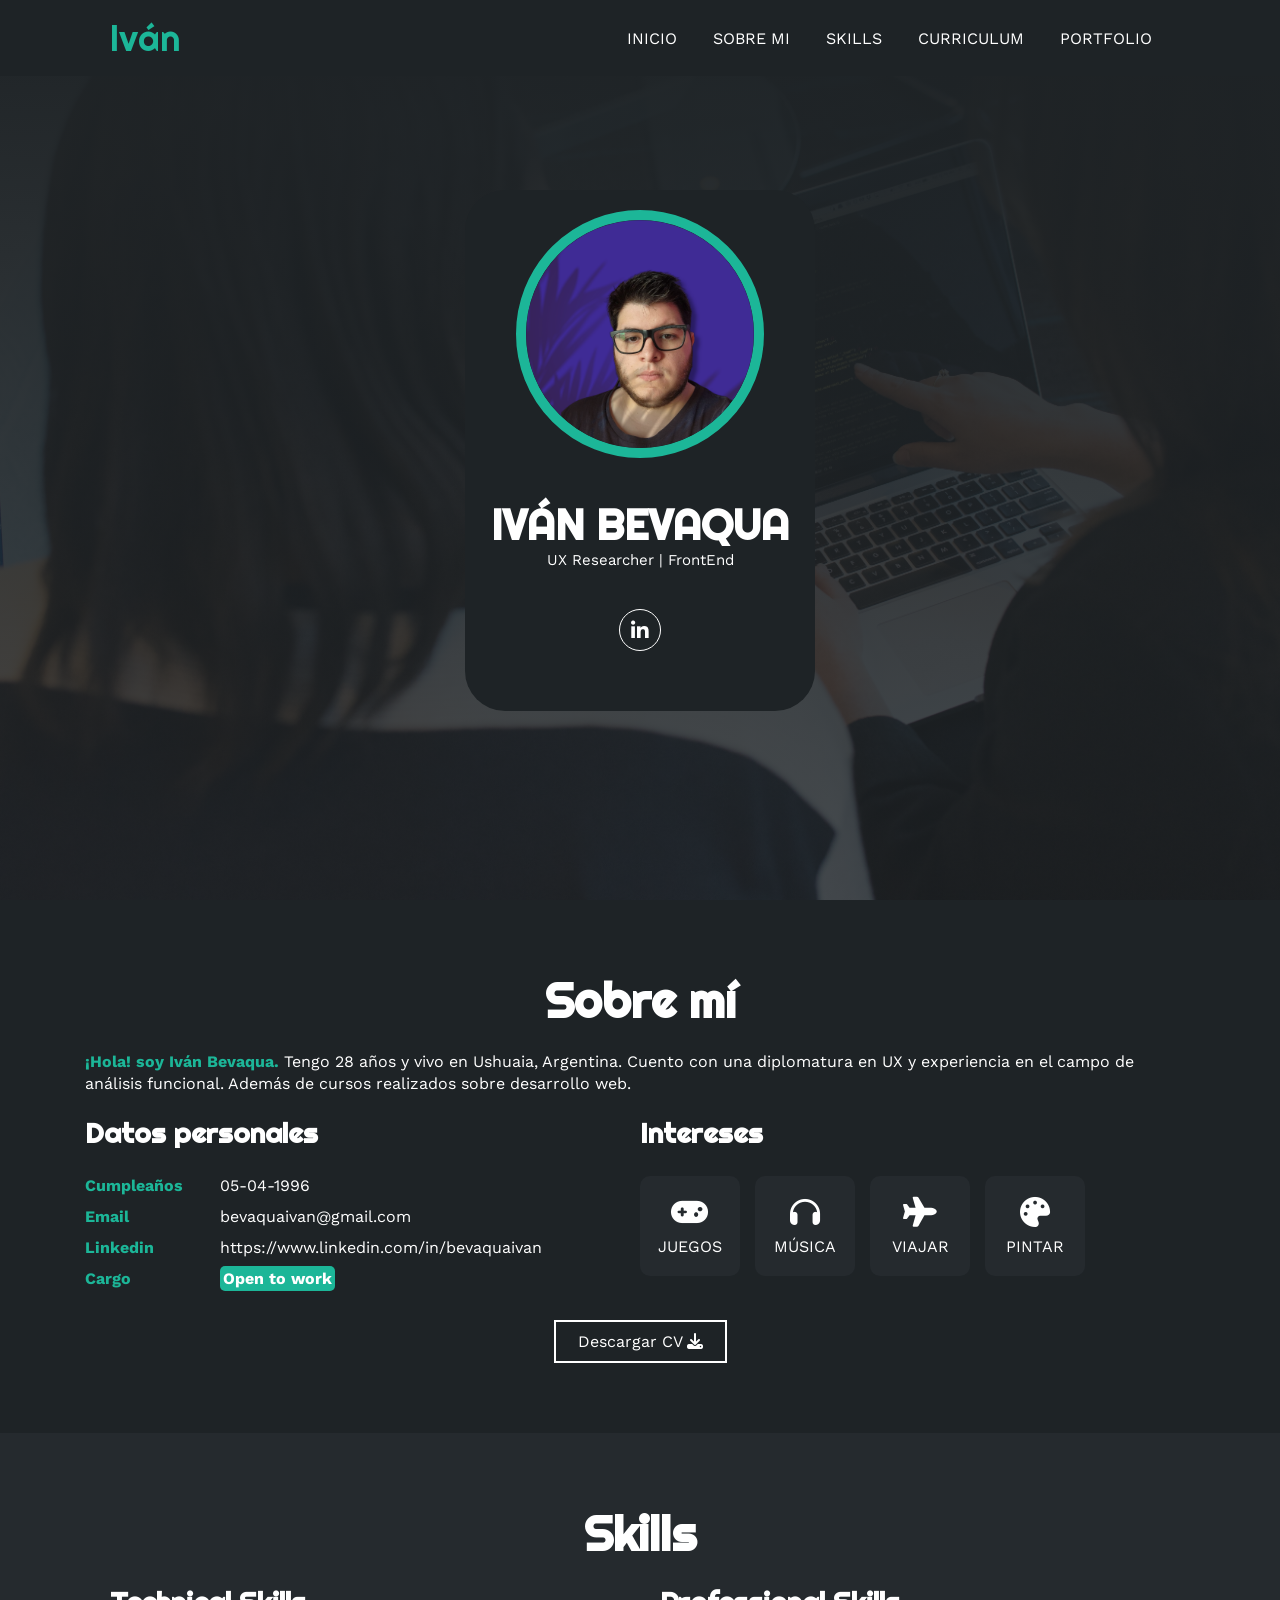
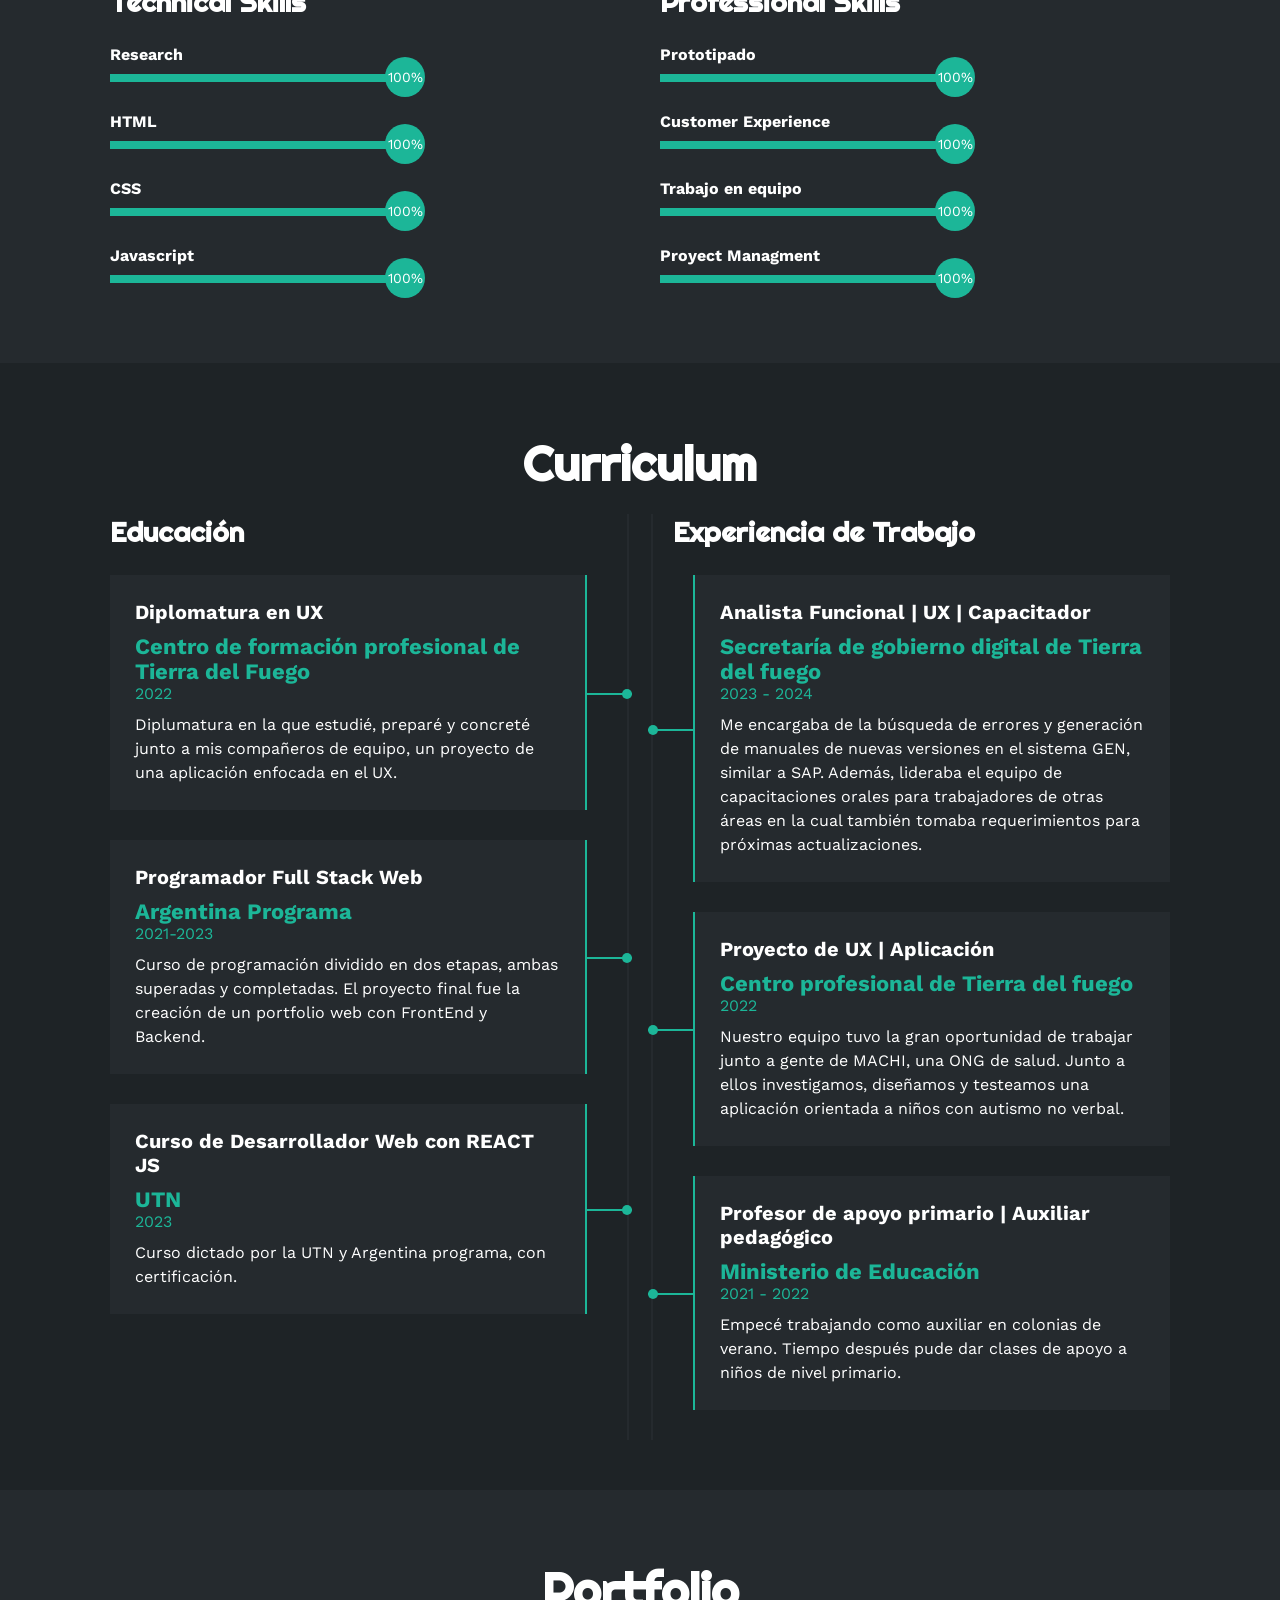
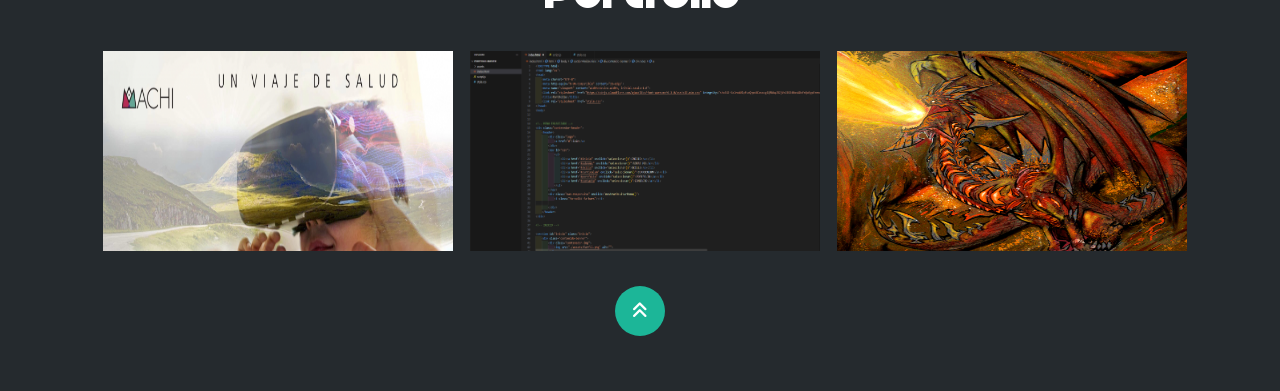
<file: index.html>
<!DOCTYPE html>
<html lang="es">
<head>
    <meta charset="UTF-8">
    <meta http-equiv="X-UA-Compatible" content="IE=edge">
    <meta name="viewport" content="width=device-width, initial-scale=1.0">
    <link rel="stylesheet" href="https://cdnjs.cloudflare.com/ajax/libs/font-awesome/6.3.0/css/all.min.css" integrity="sha512-SzlrxWUlpfuzQ+pcUCosxcglQRNAq/DZjVsC0lE40xsADsfeQoEypE+enwcOiGjk/bSuGGKHEyjSoQ1zVisanQ==" crossorigin="anonymous" referrerpolicy="no-referrer" />
    <title>Portfolio</title>
    <link rel="stylesheet" href="style.css">
</head>
<body>


<!-- MENU ENCABEZADO -->
<div class="contenedor-header">
    <header>
        <div class="logo">
            <a href="#">Iván</a>
        </div>
        <nav id="nav">
            <ul>
                <li><a href="#inicio" onclick="seleccionar()">INICIO</a></li>
                <li><a href="#sobremi" onclick="seleccionar()">SOBRE MI</a></li>
                <li><a href="#skills" onclick="seleccionar()">SKILLS</a></li>
                <li><a href="#curriculum" onclick="seleccionar()">CURRICULUM</a></li>
                <li><a href="#portfolio" onclick="seleccionar()">PORTFOLIO</a></li>
<!--                 <li><a href="#contacto" onclick="seleccionar()">CONTACTO</a></li> -->
            </ul>
        </nav>
        <div class="nav-responsive" onclick="mostrarOcultarMenu()">
            <i class="fa-solid fa-bars"></i>

        </div>
    </header>
</div>

<!-- INICIO -->

<section id="inicio" class="inicio">
    <div class="contenido-banner">
        <div class="contenedor-img">
            <img src="./assets/Perfil.png" alt="">
        </div>
        <h1>IVÁN BEVAQUA</h1>
        <h2>UX Researcher | FrontEnd </h2>
        <div class="redes">
            <a href="https://www.linkedin.com/in/bevaquaivan/" target="_blank"><i class="fa-brands fa-linkedin-in"></i></a>
        </div>
    </div>
</section>

<!-- SOBRE MI -->

<section id="sobremi" class="sobremi">
    <div class="contenido-seccion">
        <h2>Sobre mí</h2>
        <p><span>¡Hola! soy Iván Bevaqua.</span> Tengo 28 años y vivo en Ushuaia, Argentina. Cuento con una diplomatura en UX y experiencia en el campo de análisis funcional. Además de cursos realizados sobre desarrollo web.
        </p>

<div class="fila">
    <!-- DATOS PERSONALES -->
    <div class="col">
        <h3>Datos personales</h3>
        <ul>
            <li>
                <strong>Cumpleaños</strong>
                05-04-1996
            </li>
            <li>
                <strong>Email</strong>
                bevaquaivan@gmail.com
            </li>
            <li>
                <strong>Linkedin</strong>
                https://www.linkedin.com/in/bevaquaivan
            </li>
            <li>
                <strong>Cargo</strong>
                <span>Open to work</span>
                
            </li>
        </ul>


    </div>
    <!-- INTERESES -->
    <div class="col">
        <h3>Intereses</h3>
        <div class="contenedor-intereses">
            <div class="interes">
                <i class="fa-solid fa-gamepad"></i>
                <span>JUEGOS</span>
            </div>
            <div class="interes">
                <i class="fa-solid fa-headphones"></i>
                <span>MÚSICA</span>
            </div>
            <div class="interes">
                <i class="fa-solid fa-plane"></i>
                <span>VIAJAR</span>
            </div>
            <div class="interes">
                <i class="fa-solid fa-palette"></i>
                <span>PINTAR</span>
            </div>
            
        </div>
    </div>
</div>

<button>
    <a href="https://drive.google.com/file/d/1rtS1gBV4NtIQsbrPVboM9hoBLU7W7P9_/view?usp=drive_link" target="_blank">Descargar CV <i class="fa-solid fa-download"></i></a>
    <span class="overlay"></span>
</button>

    </div>
</section>

<!-- SKILLS -->

<section class="skills" id="skills">
    <div class="contenido-seccion">
        <h2>Skills</h2>
        <div class="fila">

            <!-- Skills técnicas -->
            
            <div class="col">
                <h3>Technical Skills</h3>
                <div class="skill">
                    <span>Research</span>
                    <div class="barra-skill">
                        <div class="progreso" style="width: 0%; animation: 2s research forwards;">
                            <span>100%</span>
                        </div>
                    </div>
                </div>
                <div class="skill">
                    <span>HTML</span>
                    <div class="barra-skill">
                        <div class="progreso" style="width: 0%; animation: 2s research forwards;">
                            <span>100%</span>
                        </div>
                    </div>
                </div>
                <div class="skill">
                    <span>CSS</span>
                    <div class="barra-skill">
                        <div class="progreso" style="width: 0%; animation: 2s research forwards;">
                            <span>100%</span>
                        </div>
                    </div>
                </div>
                <div class="skill">
                    <span>Javascript</span>
                    <div class="barra-skill">
                        <div class="progreso" style="width: 0%; animation: 2s research forwards;">
                            <span>100%</span>
                        </div>
                    </div>
                </div>
        </div>

        <!-- Skills Profesionales -->

        <div class="col">
            <h3>Professional Skills</h3>
            <div class="skill">
                <span>Prototipado</span>
                <div class="barra-skill">
                    <div class="progreso" style="width: 0%; animation: 2s research forwards;">
                        <span>100%</span>
                    </div>
                </div>
            </div>
            <div class="skill">
                <span>Customer Experience</span>
                <div class="barra-skill">
                    <div class="progreso" style="width: 0%; animation: 2s research forwards;">
                        <span>100%</span>
                    </div>
                </div>
            </div>
            <div class="skill">
                <span>Trabajo en equipo</span>
                <div class="barra-skill">
                    <div class="progreso" style="width: 0%; animation: 2s research forwards;">
                        <span>100%</span>
                    </div>
                </div>
            </div>
            <div class="skill">
                <span>Proyect Managment</span>
                <div class="barra-skill">
                    <div class="progreso" style="width: 0%; animation: 2s research forwards;">
                        <span>100%</span>
                    </div>
                </div>
            </div>
    </div>


    </div>
</section>

<!-- CURRICULUM -->

<section id="curriculum" class="curriculum">
    <div class="contenido-seccion">
        <h2>Curriculum</h2>
        <div class="fila">
            <div class="col izquierda">
                <h3>Educación</h3>
                <div class="item izq">
                    <h4>Diplomatura en UX</h4>
                    <span class="casa">Centro de formación profesional de Tierra del Fuego</span>
                    <span class="fecha">2022</span>
                    <p>Diplumatura en la que estudié, preparé y concreté junto a mis compañeros de equipo, un proyecto de una aplicación enfocada en el UX.</p>
                    <div class="conectori">
                        <div class="circuloi"></div>
                    </div>
                </div>
                <div class="item izq">
                    <h4>Programador Full Stack Web</h4>
                    <span class="casa">Argentina Programa</span>
                    <span class="fecha">2021-2023</span>
                    <p>Curso de programación dividido en dos etapas, ambas superadas y completadas. El proyecto final fue la creación de un portfolio web con FrontEnd y Backend.</p>
                    <div class="conectori">
                        <div class="circuloi"></div>
                    </div>
                </div>
                <div class="item izq">
                    <h4>Curso de Desarrollador Web con REACT JS</h4>
                    <span class="casa">UTN</span>
                    <span class="fecha">2023</span>
                    <p>Curso dictado por la UTN y Argentina programa, con certificación.</p>
                    <div class="conectori">
                        <div class="circuloi"></div>
                    </div>
                </div>
            </div>            

            <div class="col derecha">
                <h3>Experiencia de Trabajo</h3>
                <div class="item der">
                    <h4>Analista Funcional | UX | Capacitador</h4>
                    <span class="casa">Secretaría de gobierno digital de Tierra del fuego</span>
                    <span class="fecha">2023 - 2024</span>
                    <p> Me encargaba de la búsqueda de errores y generación de manuales de nuevas versiones en el sistema GEN, similar a SAP. Además, lideraba el equipo de capacitaciones orales para trabajadores de otras áreas en la cual también tomaba requerimientos para próximas actualizaciones.</p>
                    <div class="conectord">
                        <div class="circulod"></div>
                    </div>
                </div>
                <div class="item der">
                    <h4>Proyecto de UX | Aplicación</h4>
                    <span class="casa">Centro profesional de Tierra del fuego</span>
                    <span class="fecha">2022</span>
                    <p>Nuestro equipo tuvo la gran oportunidad de trabajar junto a gente de MACHI, una ONG de salud. Junto a ellos investigamos, diseñamos y testeamos una aplicación orientada a niños con autismo no verbal.</p>
                    <div class="conectord">
                        <div class="circulod"></div>
                    </div>
                </div>
                <div class="item der">
                    <h4>Profesor de apoyo primario | Auxiliar pedagógico</h4>
                    <span class="casa">Ministerio de Educación</span>
                    <span class="fecha">2021 - 2022</span>
                    <p>Empecé trabajando como auxiliar en colonias de verano. Tiempo después pude dar clases de apoyo a niños de nivel primario.</p>
                    <div class="conectord">
                        <div class="circulod"></div>
                    </div>
                </div>

            </div>    
    </div>
</section>

<!-- PORTFOLIO -->

<section id="portfolio" class="portfolio">
    <div class="contenido-seccion">
        <h2>Portfolio</h2>
        <div class="galeria">
            <div class="proyecto">
                <img src="./assets/Proyecto.png" alt="">
                <div class="overlay">
                    <h3>Proyecto de UX para la ONG MACHI</h3>
                    <p>UX|UI</p>
                </div>
            </div>
            <div class="proyecto">
                <img src="./assets/Proyecto2.png" alt="">
                <div class="overlay">
                    <h3>Portfolio Web</h3>
                    <p>¡Lo estás viendo!</p>
                </div>
            </div>
            <div class="proyecto">
                <img src="./assets/Proyecto3.png" alt="">
                <div class="overlay">
                    <h3>Juego de Cartas TCG físico y online</h3>
                    <p>Proyecto Personal</p>
                </div>
            </div>





    
        </div>
        </div>
    </div>
</section>

<!-- CONTACTO -->

<!-- <section id="contacto" class="contacto">
    <div class="contenido-seccion">
        <h2>Contacto</h2>
        <div class="fila">
             FORMULARIO

            <div class="col">
                <input type="text" placeholder="Nombre">
                <input type="text" placeholder="Email">
                <input type="text" placeholder="Tema">
                <textarea name="" id="" cols="30" rows="10" placeholder="Mensaje"></textarea>
                <button>
                    Enviar Mensaje <i class="fa-solid fa-paper-plane"></i>
                    <span class="overlay"></span>
                </button>

            </div>
        </div>
    </div>
</section> -->

<!-- Footer -->

<footer>
    <a href="#inicio" class="arriba">
        <i class="fa-solid fa-angles-up"></i>
<!--     </a>
    <div class="redes">
        <a href="https://www.linkedin.com/in/bevaquaivan/"><i class="fa-brands fa-linkedin-in"></i></a>
 -->
    </div>
</footer>

<script src="script.js"> </script>

</body>
</html>
</file>
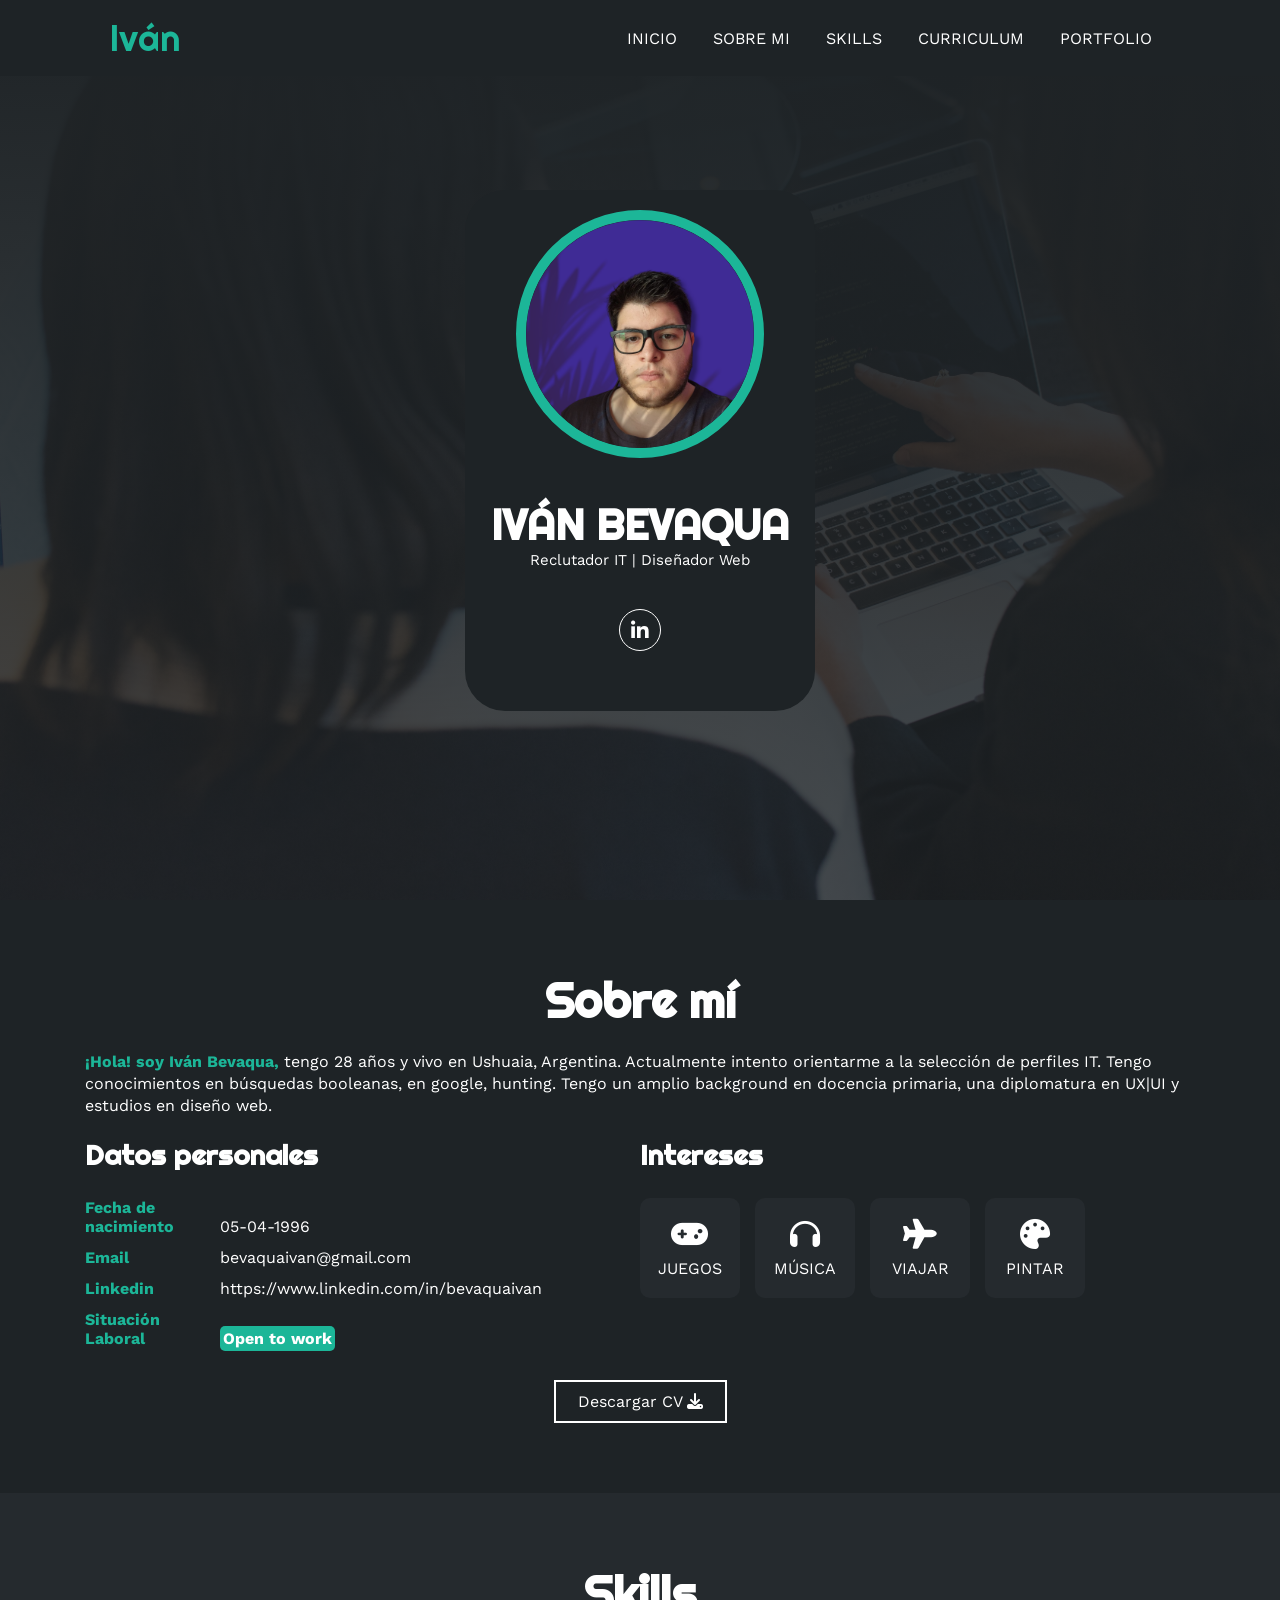
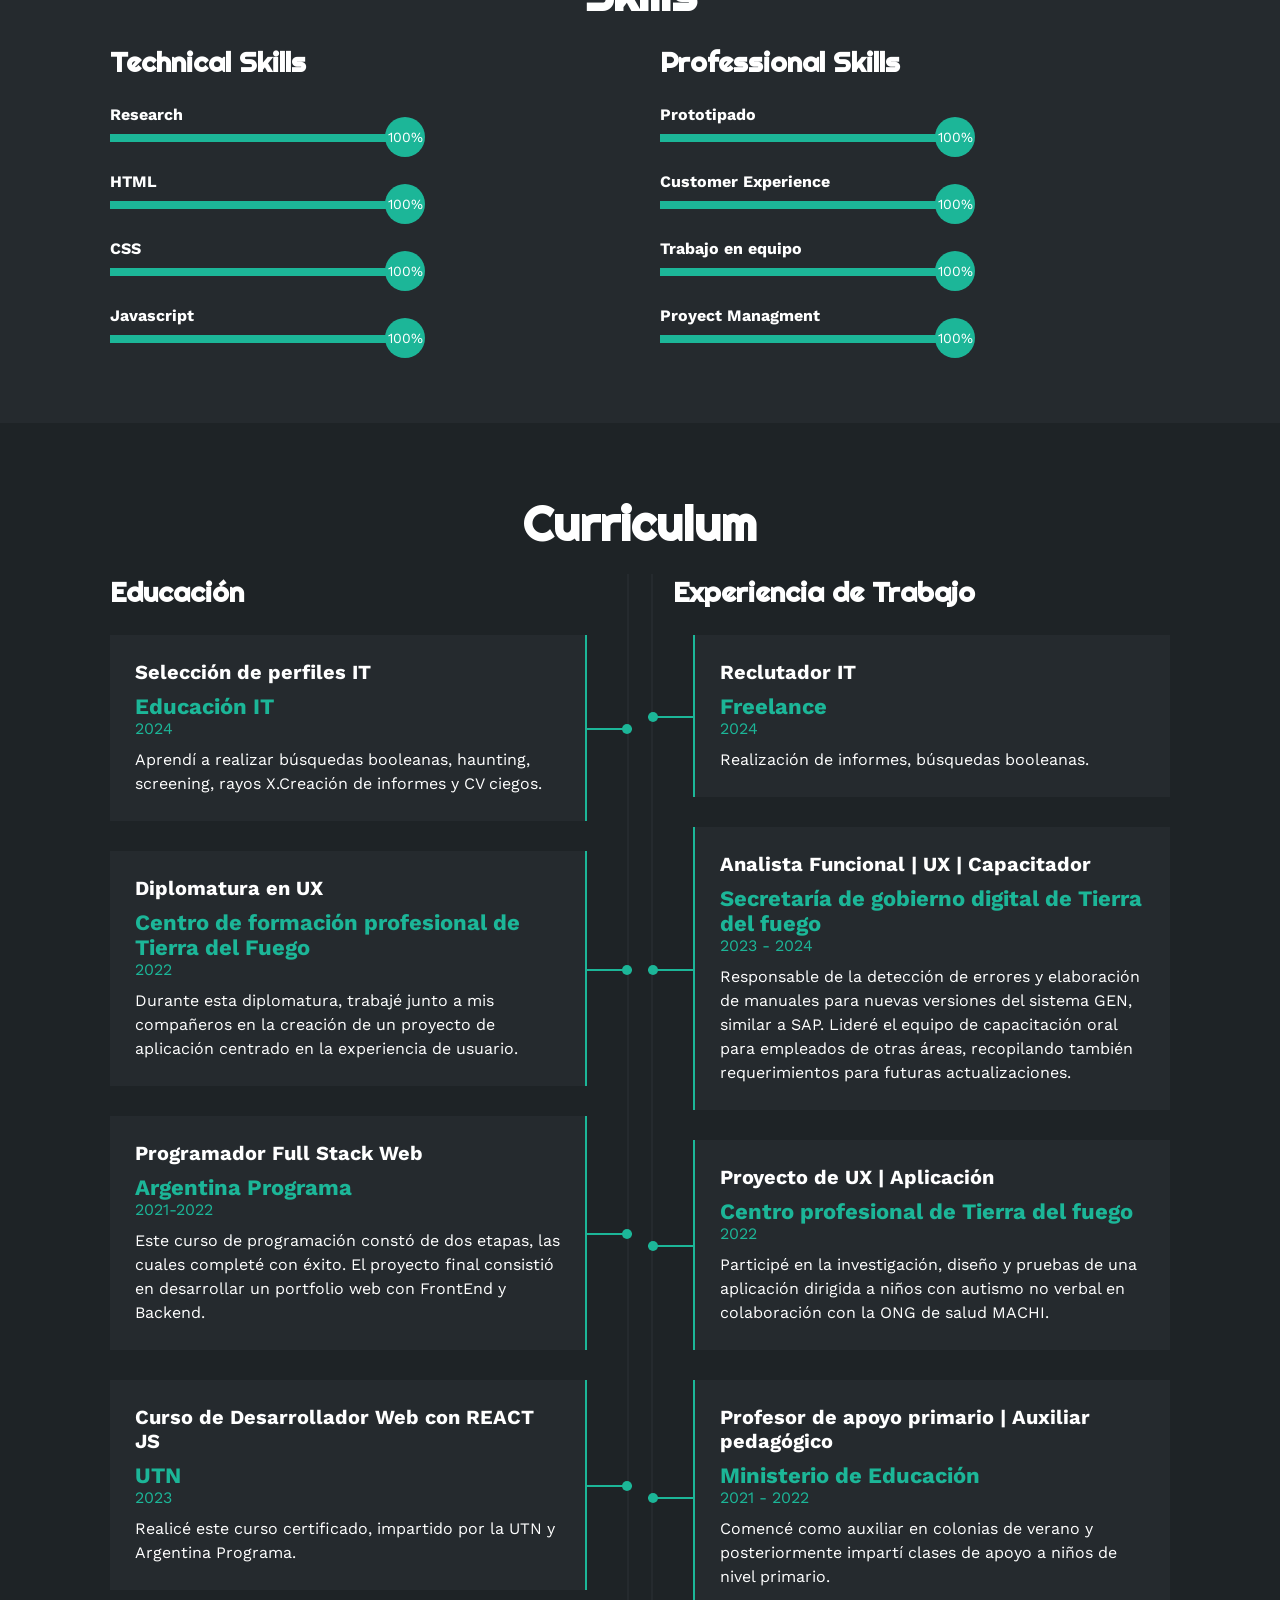
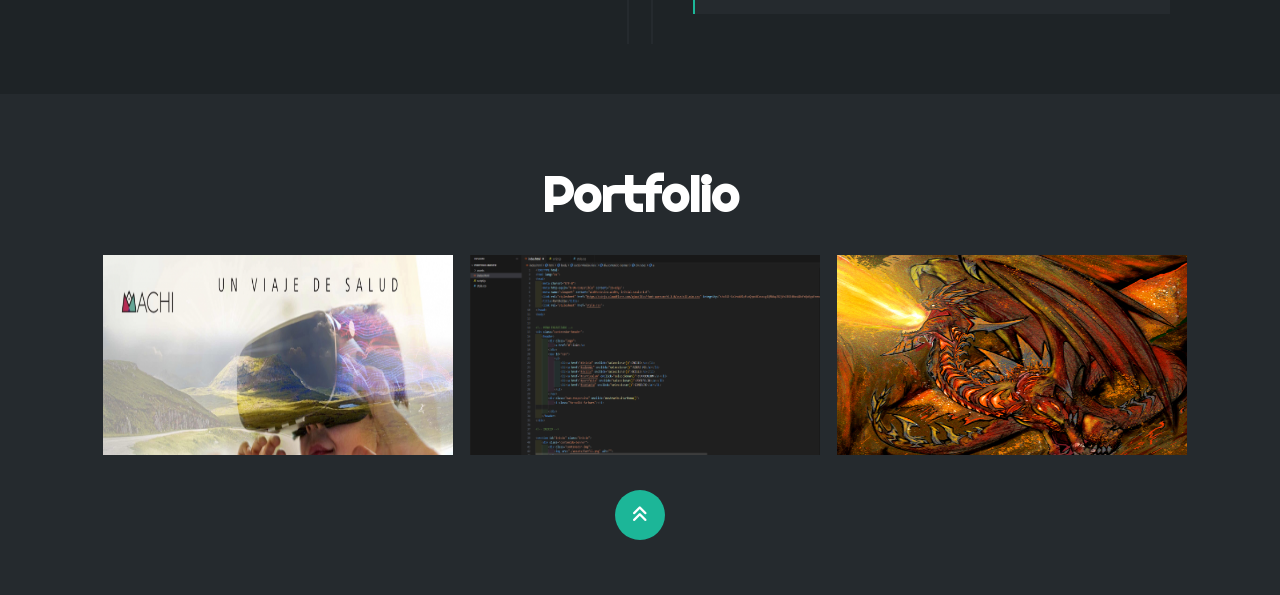
<file: public/index.html>
<!DOCTYPE html>
<html lang="es">
<head>
    <meta charset="UTF-8">
    <meta http-equiv="X-UA-Compatible" content="IE=edge">
    <meta name="viewport" content="width=device-width, initial-scale=1.0">
    <link rel="stylesheet" href="https://cdnjs.cloudflare.com/ajax/libs/font-awesome/6.3.0/css/all.min.css" integrity="sha512-SzlrxWUlpfuzQ+pcUCosxcglQRNAq/DZjVsC0lE40xsADsfeQoEypE+enwcOiGjk/bSuGGKHEyjSoQ1zVisanQ==" crossorigin="anonymous" referrerpolicy="no-referrer" />
    <title>Portfolio</title>
    <link rel="stylesheet" href="style.css">
</head>
<body>


<!-- MENU ENCABEZADO -->
<div class="contenedor-header">
    <header>
        <div class="logo">
            <a href="#">Iván</a>
        </div>
        <nav id="nav">
            <ul>
                <li><a href="#inicio" onclick="seleccionar()">INICIO</a></li>
                <li><a href="#sobremi" onclick="seleccionar()">SOBRE MI</a></li>
                <li><a href="#skills" onclick="seleccionar()">SKILLS</a></li>
                <li><a href="#curriculum" onclick="seleccionar()">CURRICULUM</a></li>
                <li><a href="#portfolio" onclick="seleccionar()">PORTFOLIO</a></li>
<!--                 <li><a href="#contacto" onclick="seleccionar()">CONTACTO</a></li> -->
            </ul>
        </nav>
        <div class="nav-responsive" onclick="mostrarOcultarMenu()">
            <i class="fa-solid fa-bars"></i>

        </div>
    </header>
</div>

<!-- INICIO -->

<section id="inicio" class="inicio">
    <div class="contenido-banner">
        <div class="contenedor-img">
            <img src="./assets/Perfil.png" alt="">
        </div>
        <h1>IVÁN BEVAQUA</h1>
        <h2>Reclutador IT | Diseñador Web </h2>
        <div class="redes">
            <a href="https://www.linkedin.com/in/bevaquaivan/" target="_blank"><i class="fa-brands fa-linkedin-in"></i></a>
        </div>
    </div>
</section>

<!-- SOBRE MI -->

<section id="sobremi" class="sobremi">
    <div class="contenido-seccion">
        <h2>Sobre mí</h2>
        <p><span>¡Hola! soy Iván Bevaqua,</span> tengo 28 años y vivo en Ushuaia, Argentina. Actualmente intento orientarme a la selección de perfiles IT. Tengo conocimientos en búsquedas booleanas, en google, hunting. Tengo un amplio background en docencia primaria, una diplomatura en UX|UI y estudios en diseño web.
        </p>

<div class="fila">
    <!-- DATOS PERSONALES -->
    <div class="col">
        <h3>Datos personales</h3>
        <ul>
            <li>
                <strong>Fecha de nacimiento</strong>
                05-04-1996
            </li>
            <li>
                <strong>Email</strong>
                bevaquaivan@gmail.com
            </li>
            <li>
                <strong>Linkedin</strong>
                https://www.linkedin.com/in/bevaquaivan
            </li>
            <li>
                <strong>Situación Laboral</strong>
                <span>Open to work</span>
                
            </li>
        </ul>


    </div>
    <!-- INTERESES -->
    <div class="col">
        <h3>Intereses</h3>
        <div class="contenedor-intereses">
            <div class="interes">
                <i class="fa-solid fa-gamepad"></i>
                <span>JUEGOS</span>
            </div>
            <div class="interes">
                <i class="fa-solid fa-headphones"></i>
                <span>MÚSICA</span>
            </div>
            <div class="interes">
                <i class="fa-solid fa-plane"></i>
                <span>VIAJAR</span>
            </div>
            <div class="interes">
                <i class="fa-solid fa-palette"></i>
                <span>PINTAR</span>
            </div>
            
        </div>
    </div>
</div>

<button>
    <a href="https://drive.google.com/file/d/1rtS1gBV4NtIQsbrPVboM9hoBLU7W7P9_/view?usp=drive_link" target="_blank">Descargar CV <i class="fa-solid fa-download"></i></a>
    <span class="overlay"></span>
</button>

    </div>
</section>

<!-- SKILLS -->

<section class="skills" id="skills">
    <div class="contenido-seccion">
        <h2>Skills</h2>
        <div class="fila">

            <!-- Skills técnicas -->
            
            <div class="col">
                <h3>Technical Skills</h3>
                <div class="skill">
                    <span>Research</span>
                    <div class="barra-skill">
                        <div class="progreso" style="width: 0%; animation: 2s research forwards;">
                            <span>100%</span>
                        </div>
                    </div>
                </div>
                <div class="skill">
                    <span>HTML</span>
                    <div class="barra-skill">
                        <div class="progreso" style="width: 0%; animation: 2s research forwards;">
                            <span>100%</span>
                        </div>
                    </div>
                </div>
                <div class="skill">
                    <span>CSS</span>
                    <div class="barra-skill">
                        <div class="progreso" style="width: 0%; animation: 2s research forwards;">
                            <span>100%</span>
                        </div>
                    </div>
                </div>
                <div class="skill">
                    <span>Javascript</span>
                    <div class="barra-skill">
                        <div class="progreso" style="width: 0%; animation: 2s research forwards;">
                            <span>100%</span>
                        </div>
                    </div>
                </div>
        </div>

        <!-- Skills Profesionales -->

        <div class="col">
            <h3>Professional Skills</h3>
            <div class="skill">
                <span>Prototipado</span>
                <div class="barra-skill">
                    <div class="progreso" style="width: 0%; animation: 2s research forwards;">
                        <span>100%</span>
                    </div>
                </div>
            </div>
            <div class="skill">
                <span>Customer Experience</span>
                <div class="barra-skill">
                    <div class="progreso" style="width: 0%; animation: 2s research forwards;">
                        <span>100%</span>
                    </div>
                </div>
            </div>
            <div class="skill">
                <span>Trabajo en equipo</span>
                <div class="barra-skill">
                    <div class="progreso" style="width: 0%; animation: 2s research forwards;">
                        <span>100%</span>
                    </div>
                </div>
            </div>
            <div class="skill">
                <span>Proyect Managment</span>
                <div class="barra-skill">
                    <div class="progreso" style="width: 0%; animation: 2s research forwards;">
                        <span>100%</span>
                    </div>
                </div>
            </div>
    </div>


    </div>
</section>

<!-- CURRICULUM -->

<section id="curriculum" class="curriculum">
    <div class="contenido-seccion">
        <h2>Curriculum</h2>
        <div class="fila">
            <div class="col izquierda">
                <h3>Educación</h3>

                <div class="item izq">
                    <h4>Selección de perfiles IT</h4>
                    <span class="casa">Educación IT</span>
                    <span class="fecha">2024</span>
                    <p>Aprendí a realizar búsquedas booleanas, haunting, screening, rayos X.Creación de informes y CV ciegos.</p>
                    <div class="conectori">
                        <div class="circuloi"></div>
                    </div>
                </div>
                
                <div class="item izq">
                    <h4>Diplomatura en UX</h4>
                    <span class="casa">Centro de formación profesional de Tierra del Fuego</span>
                    <span class="fecha">2022</span>
                    <p>Durante esta diplomatura, trabajé junto a mis compañeros en la creación de un proyecto de aplicación centrado en la experiencia de usuario.</p>
                    <div class="conectori">
                        <div class="circuloi"></div>
                    </div>
                </div>

                <div class="item izq">
                    <h4>Programador Full Stack Web</h4>
                    <span class="casa">Argentina Programa</span>
                    <span class="fecha">2021-2022</span>
                    <p>Este curso de programación constó de dos etapas, las cuales completé con éxito. El proyecto final consistió en desarrollar un portfolio web con FrontEnd y Backend.</p>
                    <div class="conectori">
                        <div class="circuloi"></div>
                    </div>
                </div>

                <div class="item izq">
                    <h4>Curso de Desarrollador Web con REACT JS</h4>
                    <span class="casa">UTN</span>
                    <span class="fecha">2023</span>
                    <p>Realicé este curso certificado, impartido por la UTN y Argentina Programa.</p>
                    <div class="conectori">
                        <div class="circuloi"></div>
                    </div>
                </div>
            </div>            

            <div class="col derecha">
                <h3>Experiencia de Trabajo</h3>

                <!-- <div class="item der">
                    <h4>Nuevo Título Educativo</h4>
                    <span class="casa">Nueva Institución</span>
                    <span class="fecha">Año</span>
                    <p>Descripción del curso o logros.</p>
                    <div class="conectord">
                        <div class="circulod"></div>
                    </div>
                </div> -->
                
                <div class="item der">
                    <h4>Reclutador IT</h4>
                    <span class="casa">Freelance</span>
                    <span class="fecha">2024</span>
                    <p>Realización de informes, búsquedas booleanas.</p>
                    <div class="conectord">
                        <div class="circulod"></div>
                    </div>
                </div>
                

                <div class="item der">
                    <h4>Analista Funcional | UX | Capacitador</h4>
                    <span class="casa">Secretaría de gobierno digital de Tierra del fuego</span>
                    <span class="fecha">2023 - 2024</span>
                    <p> Responsable de la detección de errores y elaboración de manuales para nuevas versiones del sistema GEN, similar a SAP. Lideré el equipo de capacitación oral para empleados de otras áreas, recopilando también requerimientos para futuras actualizaciones.</p>
                    <div class="conectord">
                        <div class="circulod"></div>
                    </div>
                </div>

                <div class="item der">
                    <h4>Proyecto de UX | Aplicación</h4>
                    <span class="casa">Centro profesional de Tierra del fuego</span>
                    <span class="fecha">2022</span>
                    <p>Participé en la investigación, diseño y pruebas de una aplicación dirigida a niños con autismo no verbal en colaboración con la ONG de salud MACHI.</p>
                    <div class="conectord">
                        <div class="circulod"></div>
                    </div>
                </div>

                <div class="item der">
                    <h4>Profesor de apoyo primario | Auxiliar pedagógico</h4>
                    <span class="casa">Ministerio de Educación</span>
                    <span class="fecha">2021 - 2022</span>
                    <p>Comencé como auxiliar en colonias de verano y posteriormente impartí clases de apoyo a niños de nivel primario.</p>
                    <div class="conectord">
                        <div class="circulod"></div>
                    </div>
                </div>

            </div>    
    </div>
</section>

<!-- PORTFOLIO -->

<section id="portfolio" class="portfolio">
    <div class="contenido-seccion">
        <h2>Portfolio</h2>
        <div class="galeria">
            <div class="proyecto">
                <img src="./assets/Proyecto.png" alt="">
                <div class="overlay">
                    <h3>Proyecto de UX para la ONG MACHI</h3>
                    <p>UX|UI</p>
                </div>
            </div>
            <div class="proyecto">
                <img src="./assets/Proyecto2.png" alt="">
                <div class="overlay">
                    <h3>Portfolio Web</h3>
                    <p>¡Lo estás viendo!</p>
                </div>
            </div>
            <div class="proyecto">
                <img src="./assets/Proyecto3.png" alt="">
                <div class="overlay">
                    <h3>Juego de Cartas TCG físico y online</h3>
                    <p>Proyecto Personal</p>
                </div>
            </div>





    
        </div>
        </div>
    </div>
</section>

<!-- CONTACTO -->

<!-- <section id="contacto" class="contacto">
    <div class="contenido-seccion">
        <h2>Contacto</h2>
        <div class="fila">
             FORMULARIO

            <div class="col">
                <input type="text" placeholder="Nombre">
                <input type="text" placeholder="Email">
                <input type="text" placeholder="Tema">
                <textarea name="" id="" cols="30" rows="10" placeholder="Mensaje"></textarea>
                <button>
                    Enviar Mensaje <i class="fa-solid fa-paper-plane"></i>
                    <span class="overlay"></span>
                </button>

            </div>
        </div>
    </div>
</section> -->

<!-- Footer -->

<footer>
    <a href="#inicio" class="arriba">
        <i class="fa-solid fa-angles-up"></i>
<!--     </a>
    <div class="redes">
        <a href="https://www.linkedin.com/in/bevaquaivan/"><i class="fa-brands fa-linkedin-in"></i></a>
 -->
    </div>
</footer>

<script src="script.js"> </script>

</body>
</html>
</file>
<file: style.css>
@import url('https://fonts.googleapis.com/css2?family=Righteous&family=Work+Sans:wght@100;200;300;400;600;800&display=swap');
*{
    box-sizing: border-box;
    font-family: 'Work Sans';
    margin: 0;
    padding: 0;
}

/* deslizar al hacer click en el menu */

html{
    scroll-behavior: smooth;
}

/*Menu*/

.contenedor-header{
    background: #1e2326;
    position: fixed;
    width: 100%;
    top: 0;
    left: 0;
    z-index: 99;
}

.contenedor-header header{
    max-width: 1100px;
    margin: auto;
    display: flex;
    justify-content: space-between;
    align-items: center;
    padding: 15px 20px;
}

.contenedor-header header .logo a{
    font-family: 'Righteous';
    font-size: 36px;
    color: #1CB698;
    text-decoration: none;
}

.contenedor-header header ul{
    display: flex;
    list-style: none;
}

.contenedor-header header nav ul li a{
    text-align: none;
    color: #ffff;
    margin: 0 15px;
    padding: 3px;
    transition: .5s;
    text-decoration: none;
}

.contenedor-header header nav ul li a:hover{
    color: #1CB698;
}

.nav-responsive{
    background-color: #1CB698;
    color: #ffff;
    padding: 5px 10px;
    border-radius: 5px;
    cursor: pointer;
    display: none;

}

/* SECCIÓN INICIO */

.inicio{
    background: linear-gradient(to top, rgba(30,35,38,.8), rgba(30,35,38,1)),
    url(./assets/fondo.jpg);
    background-size: cover;
    height: 100vh;
    color: #ffff;
    display: flex;
    align-items: center;
}

.inicio .contenido-banner{
    padding: 20px;
    background-color: #1e2326;
    max-width: 350px;
    margin: auto;
    text-align: center;
    border-radius: 40px;
}

.inicio .contenido-banner img{
    margin-top: 40px;
    border: 10px solid #1CB698;
    display: block;
    width: 80%;
    margin: auto;
    border-radius: 100%;
}

.inicio .contenido-banner h1{
    margin-top: 40px;
    font-size: 42px;
    font-family: 'Righteous';
}

.inicio .contenido-banner h2{
    font-size: 15px;
    font-weight: normal;
}

.inicio .contenido-banner .redes a{
    color: #ffff;
    display: inline-block;
    text-decoration: none;
    border: 1px solid #Ffff;
    border-radius: 100%;
    width: 42px;
    height: 42px;
    line-height: 42px;
    margin: 40px 5px;
    font-size: 20px;
    transition: .3s;
}

.inicio .contenido-banner .redes a:hover{
    background-color: #1CB698;
}

/* SOBRE MI */

.sobremi{
    background-color: #1e2326;
    color:#ffff;
    padding: 50px 20px;
}

.sobremi .contenido-seccion{
    max-width: 1110px;
    margin: auto;
}

.sobremi h2{
    font-size: 48px;
    font-family: 'Righteous';
    text-align: center;
    padding: 20px 0;

}

.sobremi .contenido-seccion p{
    font: 18px;
    line-height: 22px;
    margin-bottom: 20px;
}

.sobremi .contenido-seccion p span{
    color:#1CB698;
    font-weight: bold;
}

.sobremi .fila{
    display: flex;
}

.sobremi .fila .col{
    width: 50%;
}

.sobremi .fila .col h3{
    font-size: 28px;
    font-family: 'Righteous';
    margin-bottom: 25px;
}

.sobremi .fila .col ul{
    list-style: none;
}

.sobremi .fila .col ul li{
    margin: 12px 0;
}

.sobremi .fila .col ul li strong{
    display: inline-block;
    color: #1CB698;
    width: 130px;
}

.sobremi .fila .col ul li span{
    background-color: #1CB698;
    padding: 3px;
    font-weight: bold;
    border-radius: 5px;
}

.sobremi .fila .col .contenedor-intereses{
    display: flex;
    flex-wrap: wrap;
}

.sobremi .fila .col .contenedor-intereses .interes{
    width: 100px;
    height: 100px;
    background-color: #252A2E;
    border-radius: 10px;
    margin: 0 15px 15px 0;
    display: flex;
    flex-direction: column;
    align-items: center;
    justify-content: center;
    transition: .3s;
}

.sobremi .fila .col .contenedor-intereses .interes hover{
    background-color: #1CB698;
}

.sobremi .fila .col .contenedor-intereses .interes i{
    font-size: 30px;
    margin-bottom: 10px;
}

.sobremi button a {
    color: #ffffff;
    text-decoration: none; 
}

.sobremi button{
    cursor: pointer;
    background-color: transparent;
    border: 2px solid #fff;
    width: fit-content;
    display: block;
    margin: 20px auto;
    padding: 10px 22px;
    font-size: 16px;
    color: #Ffff;
    position: relative;
    z-index: 10;
}

.sobremi button .overlay{
    position: absolute;
    top: 0;
    left: 0;
    width: 0;
    height: 100%;
    background-color: #1CB698;
    z-index: -1;
    transition: 1s;
}

.sobremi button:hover .overlay{
    width: 100%;
}

/* SECCIÓN SKILLS */

.skills{
    background-color: #252A2E;
    color: #fff;
    padding: 50px 20px;
}

.skills .contenido-seccion{
    max-width: 1100px;
    margin:auto;
}

.skills h2{
    font-size: 48px;
    font-family: 'Righteous';
    text-align: center;
    padding: 20px 0;
}

.skills .fila{
    display: flex;
}

.skills .fila .col{
    width: 50%;
    padding: 0 20px;
}

.skills .fila .col h3{
    font-size: 28px;
    font-family: 'Righteous';
    margin-bottom: 25px;
}

.skills .skill > span{
    font-weight: bold;
    display: block;
    margin-bottom: 10px;
}

.skills .skill .barra-skill{
    height: 8px;
    width: 300px;
    background-color: #131517;
    position: relative;
    margin-bottom: 30px;
}

.skills .skill .progreso{
    background-color: #1CB698;
    position: absolute;
    top: 0;
    left: 0;
    height: 8px;
    width: 0%;
}

.skills .skill .barra-skill span {
    position: absolute;
    height: 40px;
    width: 40px;
    background-color: #1CB698;
    border-radius: 50px;
    line-height: 40px;
    text-align: center;
    top: -17px;
    right: -15px;
    font-size: 14px;
}

@keyframes research {
    0% { width: 0%; }
    100% { width: 100%; }
}

@keyframes html {
    0% { width: 0%; }
    100% { width: 100%; }
}

@keyframes css {
    0% { width: 0%; }
    100% { width: 100%; }
}

@keyframes javascript {
    0% { width: 0%; }
    100% { width: 100%; }
}



/* CURRICULUM */

.curriculum{
    background-color: #1e2326;
    color: #fff;
    padding: 50px 20px;
}

.curriculum .contenido-seccion{
    max-width: 1100px;
    margin:auto;
}

.curriculum h2{
    font-size: 48px;
    font-family: 'Righteous';
    text-align: center;
    padding: 20px 0;
}

.curriculum .fila{
    display: flex;
	justify-content: space-between;
}

.curriculum .fila .col{
	width: 49%;
	padding: 0 20px;
}

.curriculum .fila .col h3{
    font-size: 28px;
    font-family: 'Righteous';
    margin-bottom: 25px;
}

.curriculum .fila .izquierda{
	border-right: 2px solid #252A2E;
}

.curriculum .fila .derecha{
	border-left: 2px solid #252A2E;
}

.curriculum .fila .item{
	padding: 25px;
	margin-bottom: 30px;
	background-color: #252A2E;
	position: relative;
}

.curriculum .fila .item h4{
	font-size: 20px;
	margin-bottom: 10px;
}

.curriculum .fila .item .casa{
	color: #1CB698;
	font-size: 22px;
	font-weight: bold;
	display: block;
}

.curriculum .fila .item .fecha{
	display: block;
	color: #1CB698;
	margin-bottom: 10px;
}

.curriculum .fila .item p{
	line-height: 24px;
}

.curriculum .fila .izq{
	border-right: 2px solid #1CB698;
	margin-right: 20px;
}

.curriculum .fila .der{
	border-left: 2px solid #1CB698;
	margin-left: 20px;
}

.curriculum .fila .item .conectori{
	height: 2px;
	background-color: #1CB698;
	width: 47px;
	position: absolute;
	top: 50%;
	right: -47px;
	z-index: 5;
}

.curriculum .fila .item .conectori .circuloi{
	display: block;
	height: 10px;
	width: 10px;
	border-radius: 50%;
	background-color: #1CB698;
	float: right;
	position: relative;
	bottom: 4px;
}

.curriculum .fila .item .conectord{
	height: 2px;
	background-color: #1CB698;
	width: 47px;
	position: absolute;
	top: 50%;
	left: -47px;
	z-index: 5;
}

.curriculum .fila .item .conectord .circulod{
	display: block;
	height: 10px;
	width: 10px;
	border-radius: 50%;
	background-color: #1CB698;
	float: left;
	position: relative;
	bottom: 4px;
}

/* PORTFOLIO */


.portfolio{
    background-color: #252A2E;
    color: #fff;
    padding: 50px 20px;
}

.portfolio .contenido-seccion{
    max-width: 1100px;
    margin:auto;
}

.portfolio h2{
    font-size: 48px;
    font-family: 'Righteous';
    text-align: center;
    padding: 20px 0;
}

.portfolio .galeria{
    display: flex;
    flex-wrap: wrap;
    justify-content: space-around;
}

.portfolio .galeria .proyecto{
    position: relative;
    max-width: 340px;
    height: fit-content;
    margin: 10px;
    cursor: pointer;
}

.portfolio .galeria .proyecto img{
    width: 350px;
    height: 200px;
    display: block;
}

.portfolio .galeria .proyecto .overlay{
    position: absolute;
    top: 0%;
    width: 350px;
    height: 200px;
    text-align: center;
    background: linear-gradient(rgba(28,182,152,.8), rgba(28,182,152,.8));
    display: flex;
    flex-direction: column;
    justify-content: center;
    transition: 1s;
    font-size: 18px;
    letter-spacing: 3px;
    opacity: 0;

}

.portfolio .galeria .proyecto .overlay h3{
    margin-bottom: 20px;
    transition: 1s;
}

.portfolio .galeria .proyecto .overlay:hover{
    opacity: 1;
}

.portfolio .galeria .proyecto .overlay:hover h3{
    margin-bottom: 0px;
}

/* CONTACTO */

.contacto{
    background-image: url(./assets/Contact.png);
    background-color: #1e2326;
    color: #fff;
    padding: 50px 0;
}

.contacto .contenido-seccion{
    max-width: 1100px;
    margin:auto;
}

.contacto h2{
    font-size: 48px;
    font-family: 'Righteous';
    text-align: center;
    padding: 20px 0;
}

.contacto .fila{
    display: flex;
}

.contacto .col{
    width: 50%;
    padding: 10px;
    position: relative;
}

.contacto .col input, .contacto .col textarea{
    display: block;
    width: 100%;
    padding: 18px;
    border: none;
    margin-bottom: 20px;
    background-color: #252A2E;
    color: #fff;
    font-size: 18px;
}

.contacto button{
    cursor: pointer;
    background-color: transparent;
    border: 2px solid #fff;
    width: fit-content;
    display: block;
    margin: 20px auto;
    padding: 10px 22px;
    font-size: 16px;
    color: #Ffff;
    position: relative;
    z-index: 10;
}

.contacto button .overlay{
    position: absolute;
    top: 0;
    left: 0;
    width: 0;
    height: 100%;
    background-color: #1CB698;
    z-index: -1;
    transition: 1s;
}

.contacto button:hover .overlay{
    width: 100%;
}



/* FOOTER */

footer{
    background-color: #252A2E;
    color: #Ffff;
    padding: 50px 0 30px 0;
    text-align: center;
    position: relative;
    width: 100%;
}

/* footer .redes{
    margin-bottom: 20px;
}

footer .redes a{
    color: #ffff;
    display: inline-block;
    text-decoration: none;
    border: 1px solid #Ffff;
    border-radius: 100%;
    width: 42px;
    height: 42px;
    line-height: 42px;
    margin: 40px 5px;
    font-size: 20px;
    transition: .3s;    
} */

footer .arriba{
    display: block;
    width: 50px;
    height: 50px;
    background-color: #1CB698;
    color: #fff;
    position: absolute;
    left: 50%;
    transform: translateX(-50%);
    top: -25px;
    border-radius: 50%;
    line-height: 50px;
    font-size: 18px;
}

/* RESPONSIVE */

@media screen and (max-width:980px){
    nav{
        display: none;
    }
    .nav-responsive{
        display: block;
    }
    nav.responsive{
        display: block;
        position: absolute;
        right: 0;
        top: 75px;
        background-color: #252A2E;
        width: 180px;
    }
    nav.responsive ul{
        display: block !important;
    }
    nav.responsive ul li{
        border-bottom: 1px solid #fff;
        padding: 10px 0;
    }
}

@media screen and (max-width:700px){
    .sobremi .fila{
        display: block;
    }
    .sobremi .fila .col{
        width: fit-content;
    }

    .skills .fila{
        display: block;
    }
    .skills .fila .col{
        width: 100%;
    }
    .skills .fila .col .barra-skill{
        width: 100%;
    }

    .curriculum .fila{
        display: block;
    }

    .curriculum .fila .col{
        width: 90%;
    }
    .curriculum .fila .derecha{
        margin-left: 20px;
    }

    .portfolio .galeria{
        display: block;
        width: 100%;
    }
    
    .portfolio .galeria .proyecto{
        max-width: 100%;
    }
    .portfolio .galeria .proyecto .img{
        width: 100%;
    }

    .contacto.fila{
        display: block;
    }
    .contacto .fila .col{
        width: 100%;
    }
}
</file>
<file: public/style.css>
@import url('https://fonts.googleapis.com/css2?family=Righteous&family=Work+Sans:wght@100;200;300;400;600;800&display=swap');
*{
    box-sizing: border-box;
    font-family: 'Work Sans';
    margin: 0;
    padding: 0;
}

/* deslizar al hacer click en el menu */

html{
    scroll-behavior: smooth;
}

/*Menu*/

.contenedor-header{
    background: #1e2326;
    position: fixed;
    width: 100%;
    top: 0;
    left: 0;
    z-index: 99;
}

.contenedor-header header{
    max-width: 1100px;
    margin: auto;
    display: flex;
    justify-content: space-between;
    align-items: center;
    padding: 15px 20px;
}

.contenedor-header header .logo a{
    font-family: 'Righteous';
    font-size: 36px;
    color: #1CB698;
    text-decoration: none;
}

.contenedor-header header ul{
    display: flex;
    list-style: none;
}

.contenedor-header header nav ul li a{
    text-align: none;
    color: #ffff;
    margin: 0 15px;
    padding: 3px;
    transition: .5s;
    text-decoration: none;
}

.contenedor-header header nav ul li a:hover{
    color: #1CB698;
}

.nav-responsive{
    background-color: #1CB698;
    color: #ffff;
    padding: 5px 10px;
    border-radius: 5px;
    cursor: pointer;
    display: none;

}

/* SECCIÓN INICIO */

.inicio{
    background: linear-gradient(to top, rgba(30,35,38,.8), rgba(30,35,38,1)),
    url(./assets/fondo.jpg);
    background-size: cover;
    height: 100vh;
    color: #ffff;
    display: flex;
    align-items: center;
}

.inicio .contenido-banner{
    padding: 20px;
    background-color: #1e2326;
    max-width: 350px;
    margin: auto;
    text-align: center;
    border-radius: 40px;
}

.inicio .contenido-banner img{
    margin-top: 40px;
    border: 10px solid #1CB698;
    display: block;
    width: 80%;
    margin: auto;
    border-radius: 100%;
}

.inicio .contenido-banner h1{
    margin-top: 40px;
    font-size: 42px;
    font-family: 'Righteous';
}

.inicio .contenido-banner h2{
    font-size: 15px;
    font-weight: normal;
}

.inicio .contenido-banner .redes a{
    color: #ffff;
    display: inline-block;
    text-decoration: none;
    border: 1px solid #Ffff;
    border-radius: 100%;
    width: 42px;
    height: 42px;
    line-height: 42px;
    margin: 40px 5px;
    font-size: 20px;
    transition: .3s;
}

.inicio .contenido-banner .redes a:hover{
    background-color: #1CB698;
}

/* SOBRE MI */

.sobremi{
    background-color: #1e2326;
    color:#ffff;
    padding: 50px 20px;
}

.sobremi .contenido-seccion{
    max-width: 1110px;
    margin: auto;
}

.sobremi h2{
    font-size: 48px;
    font-family: 'Righteous';
    text-align: center;
    padding: 20px 0;

}

.sobremi .contenido-seccion p{
    font: 18px;
    line-height: 22px;
    margin-bottom: 20px;
}

.sobremi .contenido-seccion p span{
    color:#1CB698;
    font-weight: bold;
}

.sobremi .fila{
    display: flex;
}

.sobremi .fila .col{
    width: 50%;
}

.sobremi .fila .col h3{
    font-size: 28px;
    font-family: 'Righteous';
    margin-bottom: 25px;
}

.sobremi .fila .col ul{
    list-style: none;
}

.sobremi .fila .col ul li{
    margin: 12px 0;
}

.sobremi .fila .col ul li strong{
    display: inline-block;
    color: #1CB698;
    width: 130px;
}

.sobremi .fila .col ul li span{
    background-color: #1CB698;
    padding: 3px;
    font-weight: bold;
    border-radius: 5px;
}

.sobremi .fila .col .contenedor-intereses{
    display: flex;
    flex-wrap: wrap;
}

.sobremi .fila .col .contenedor-intereses .interes{
    width: 100px;
    height: 100px;
    background-color: #252A2E;
    border-radius: 10px;
    margin: 0 15px 15px 0;
    display: flex;
    flex-direction: column;
    align-items: center;
    justify-content: center;
    transition: .3s;
}

.sobremi .fila .col .contenedor-intereses .interes hover{
    background-color: #1CB698;
}

.sobremi .fila .col .contenedor-intereses .interes i{
    font-size: 30px;
    margin-bottom: 10px;
}

.sobremi button a {
    color: #ffffff;
    text-decoration: none; 
}

.sobremi button{
    cursor: pointer;
    background-color: transparent;
    border: 2px solid #fff;
    width: fit-content;
    display: block;
    margin: 20px auto;
    padding: 10px 22px;
    font-size: 16px;
    color: #Ffff;
    position: relative;
    z-index: 10;
}

.sobremi button .overlay{
    position: absolute;
    top: 0;
    left: 0;
    width: 0;
    height: 100%;
    background-color: #1CB698;
    z-index: -1;
    transition: 1s;
}

.sobremi button:hover .overlay{
    width: 100%;
}

/* SECCIÓN SKILLS */

.skills{
    background-color: #252A2E;
    color: #fff;
    padding: 50px 20px;
}

.skills .contenido-seccion{
    max-width: 1100px;
    margin:auto;
}

.skills h2{
    font-size: 48px;
    font-family: 'Righteous';
    text-align: center;
    padding: 20px 0;
}

.skills .fila{
    display: flex;
}

.skills .fila .col{
    width: 50%;
    padding: 0 20px;
}

.skills .fila .col h3{
    font-size: 28px;
    font-family: 'Righteous';
    margin-bottom: 25px;
}

.skills .skill > span{
    font-weight: bold;
    display: block;
    margin-bottom: 10px;
}

.skills .skill .barra-skill{
    height: 8px;
    width: 300px;
    background-color: #131517;
    position: relative;
    margin-bottom: 30px;
}

.skills .skill .progreso{
    background-color: #1CB698;
    position: absolute;
    top: 0;
    left: 0;
    height: 8px;
    width: 0%;
}

.skills .skill .barra-skill span {
    position: absolute;
    height: 40px;
    width: 40px;
    background-color: #1CB698;
    border-radius: 50px;
    line-height: 40px;
    text-align: center;
    top: -17px;
    right: -15px;
    font-size: 14px;
}

@keyframes research {
    0% { width: 0%; }
    100% { width: 100%; }
}

@keyframes html {
    0% { width: 0%; }
    100% { width: 100%; }
}

@keyframes css {
    0% { width: 0%; }
    100% { width: 100%; }
}

@keyframes javascript {
    0% { width: 0%; }
    100% { width: 100%; }
}



/* CURRICULUM */

.curriculum{
    background-color: #1e2326;
    color: #fff;
    padding: 50px 20px;
}

.curriculum .contenido-seccion{
    max-width: 1100px;
    margin:auto;
}

.curriculum h2{
    font-size: 48px;
    font-family: 'Righteous';
    text-align: center;
    padding: 20px 0;
}

.curriculum .fila{
    display: flex;
	justify-content: space-between;
}

.curriculum .fila .col{
	width: 49%;
	padding: 0 20px;
}

.curriculum .fila .col h3{
    font-size: 28px;
    font-family: 'Righteous';
    margin-bottom: 25px;
}

.curriculum .fila .izquierda{
	border-right: 2px solid #252A2E;
}

.curriculum .fila .derecha{
	border-left: 2px solid #252A2E;
}

.curriculum .fila .item{
	padding: 25px;
	margin-bottom: 30px;
	background-color: #252A2E;
	position: relative;
}

.curriculum .fila .item h4{
	font-size: 20px;
	margin-bottom: 10px;
}

.curriculum .fila .item .casa{
	color: #1CB698;
	font-size: 22px;
	font-weight: bold;
	display: block;
}

.curriculum .fila .item .fecha{
	display: block;
	color: #1CB698;
	margin-bottom: 10px;
}

.curriculum .fila .item p{
	line-height: 24px;
}

.curriculum .fila .izq{
	border-right: 2px solid #1CB698;
	margin-right: 20px;
}

.curriculum .fila .der{
	border-left: 2px solid #1CB698;
	margin-left: 20px;
}

.curriculum .fila .item .conectori{
	height: 2px;
	background-color: #1CB698;
	width: 47px;
	position: absolute;
	top: 50%;
	right: -47px;
	z-index: 5;
}

.curriculum .fila .item .conectori .circuloi{
	display: block;
	height: 10px;
	width: 10px;
	border-radius: 50%;
	background-color: #1CB698;
	float: right;
	position: relative;
	bottom: 4px;
}

.curriculum .fila .item .conectord{
	height: 2px;
	background-color: #1CB698;
	width: 47px;
	position: absolute;
	top: 50%;
	left: -47px;
	z-index: 5;
}

.curriculum .fila .item .conectord .circulod{
	display: block;
	height: 10px;
	width: 10px;
	border-radius: 50%;
	background-color: #1CB698;
	float: left;
	position: relative;
	bottom: 4px;
}

/* PORTFOLIO */


.portfolio{
    background-color: #252A2E;
    color: #fff;
    padding: 50px 20px;
}

.portfolio .contenido-seccion{
    max-width: 1100px;
    margin:auto;
}

.portfolio h2{
    font-size: 48px;
    font-family: 'Righteous';
    text-align: center;
    padding: 20px 0;
}

.portfolio .galeria{
    display: flex;
    flex-wrap: wrap;
    justify-content: space-around;
}

.portfolio .galeria .proyecto{
    position: relative;
    max-width: 340px;
    height: fit-content;
    margin: 10px;
    cursor: pointer;
}

.portfolio .galeria .proyecto img{
    width: 350px;
    height: 200px;
    display: block;
}

.portfolio .galeria .proyecto .overlay{
    position: absolute;
    top: 0%;
    width: 350px;
    height: 200px;
    text-align: center;
    background: linear-gradient(rgba(28,182,152,.8), rgba(28,182,152,.8));
    display: flex;
    flex-direction: column;
    justify-content: center;
    transition: 1s;
    font-size: 18px;
    letter-spacing: 3px;
    opacity: 0;

}

.portfolio .galeria .proyecto .overlay h3{
    margin-bottom: 20px;
    transition: 1s;
}

.portfolio .galeria .proyecto .overlay:hover{
    opacity: 1;
}

.portfolio .galeria .proyecto .overlay:hover h3{
    margin-bottom: 0px;
}

/* CONTACTO */

.contacto{
    background-image: url(./assets/Contact.png);
    background-color: #1e2326;
    color: #fff;
    padding: 50px 0;
}

.contacto .contenido-seccion{
    max-width: 1100px;
    margin:auto;
}

.contacto h2{
    font-size: 48px;
    font-family: 'Righteous';
    text-align: center;
    padding: 20px 0;
}

.contacto .fila{
    display: flex;
}

.contacto .col{
    width: 50%;
    padding: 10px;
    position: relative;
}

.contacto .col input, .contacto .col textarea{
    display: block;
    width: 100%;
    padding: 18px;
    border: none;
    margin-bottom: 20px;
    background-color: #252A2E;
    color: #fff;
    font-size: 18px;
}

.contacto button{
    cursor: pointer;
    background-color: transparent;
    border: 2px solid #fff;
    width: fit-content;
    display: block;
    margin: 20px auto;
    padding: 10px 22px;
    font-size: 16px;
    color: #Ffff;
    position: relative;
    z-index: 10;
}

.contacto button .overlay{
    position: absolute;
    top: 0;
    left: 0;
    width: 0;
    height: 100%;
    background-color: #1CB698;
    z-index: -1;
    transition: 1s;
}

.contacto button:hover .overlay{
    width: 100%;
}



/* FOOTER */

footer{
    background-color: #252A2E;
    color: #Ffff;
    padding: 50px 0 30px 0;
    text-align: center;
    position: relative;
    width: 100%;
}

/* footer .redes{
    margin-bottom: 20px;
}

footer .redes a{
    color: #ffff;
    display: inline-block;
    text-decoration: none;
    border: 1px solid #Ffff;
    border-radius: 100%;
    width: 42px;
    height: 42px;
    line-height: 42px;
    margin: 40px 5px;
    font-size: 20px;
    transition: .3s;    
} */

footer .arriba{
    display: block;
    width: 50px;
    height: 50px;
    background-color: #1CB698;
    color: #fff;
    position: absolute;
    left: 50%;
    transform: translateX(-50%);
    top: -25px;
    border-radius: 50%;
    line-height: 50px;
    font-size: 18px;
}

/* RESPONSIVE */

@media screen and (max-width:980px){
    nav{
        display: none;
    }
    .nav-responsive{
        display: block;
    }
    nav.responsive{
        display: block;
        position: absolute;
        right: 0;
        top: 75px;
        background-color: #252A2E;
        width: 180px;
    }
    nav.responsive ul{
        display: block !important;
    }
    nav.responsive ul li{
        border-bottom: 1px solid #fff;
        padding: 10px 0;
    }
}

@media screen and (max-width:700px){
    .sobremi .fila{
        display: block;
    }
    .sobremi .fila .col{
        width: fit-content;
    }

    .skills .fila{
        display: block;
    }
    .skills .fila .col{
        width: 100%;
    }
    .skills .fila .col .barra-skill{
        width: 100%;
    }

    .curriculum .fila{
        display: block;
    }

    .curriculum .fila .col{
        width: 90%;
    }
    .curriculum .fila .derecha{
        margin-left: 20px;
    }

    .portfolio .galeria{
        display: block;
        width: 100%;
    }
    
    .portfolio .galeria .proyecto{
        max-width: 100%;
    }
    .portfolio .galeria .proyecto .img{
        width: 100%;
    }

    .contacto.fila{
        display: block;
    }
    .contacto .fila .col{
        width: 100%;
    }
}
</file>
